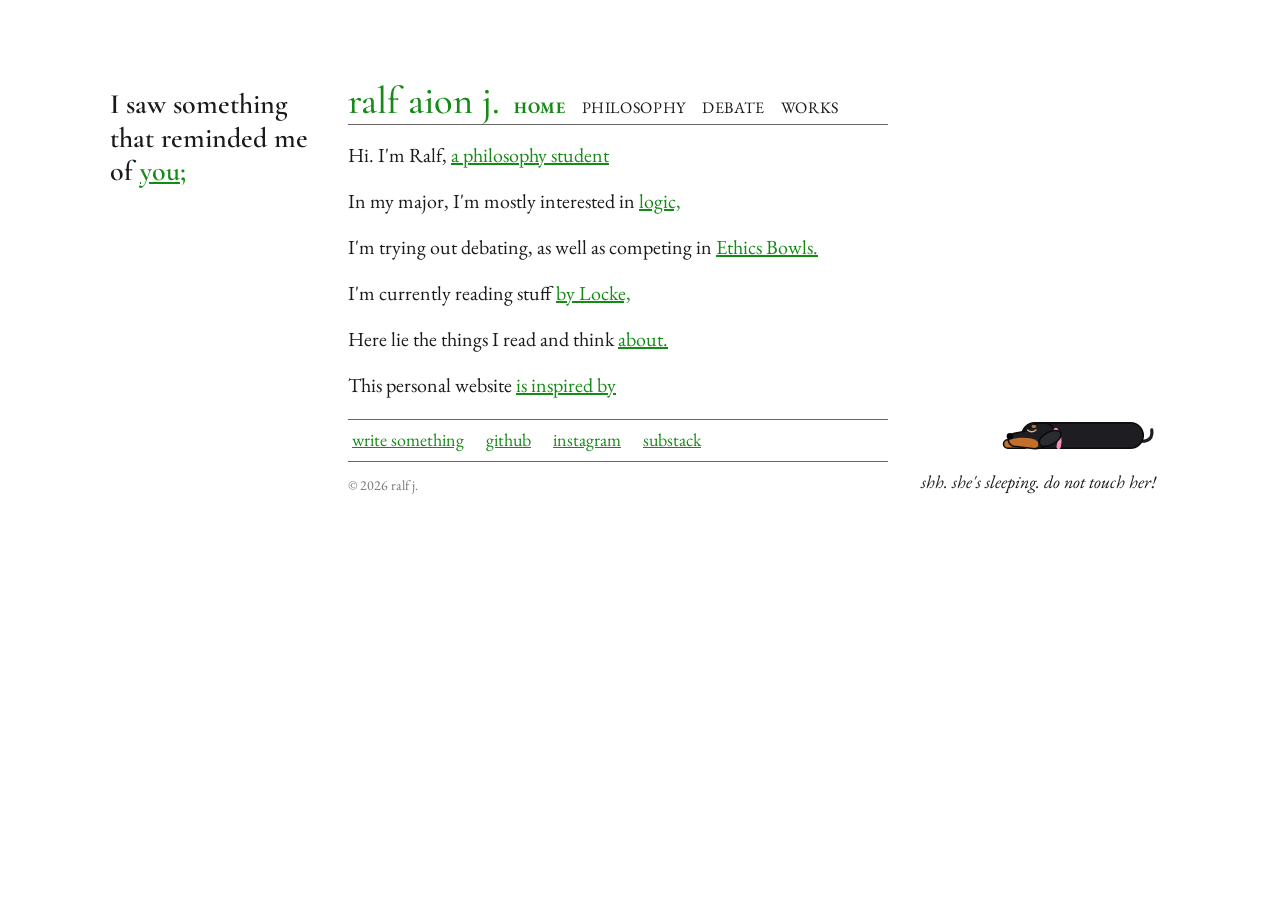
<file: index.html>
<!DOCTYPE html>
<html lang="en">
<head>
  <meta charset="UTF-8">
  <meta name="viewport" content="width=device-width, initial-scale=1.0">
  <title>ralf aion j.</title>
  <meta name="description" content="Philosophy student at UP Diliman. Logic, epistemology, philosophy of law, and sociopolitical philosophy.">
  <meta property="og:title" content="ralf aion j.">
  <meta property="og:description" content="Philosophy student at UP Diliman.">
  <meta property="og:type" content="website">
  <meta property="og:url" content="https://aionn27.github.io/">
  <link rel="preconnect" href="https://fonts.googleapis.com">
  <link rel="preconnect" href="https://fonts.gstatic.com" crossorigin>
  <link href="https://fonts.googleapis.com/css2?family=Cormorant+Garamond:ital,wght@0,400;0,500;0,600;1,400&family=EB+Garamond:ital,wght@0,400..800;1,400..800&display=swap" rel="stylesheet">
  <link rel="stylesheet" href="styles.css">
  <link rel="icon" type="image/svg+xml" href="favicon.svg">
</head>
<body>
  <div class="page">

    <aside class="side">
  <p class="chain" data-reveal="reflection-image">I saw something that reminded me of <span class="step">you;</span> <span class="step">nothing big</span> <span class="step">or significant</span> <span class="step">but there are always</span> <span class="step">these little pieces</span> <span class="step">of you</span> <span class="step">wherever I go.</span> <span class="step">I don't know what to feel</span> <span class="step">about it</span> <span class="step">because</span> <span class="step">seeing them feels</span> <span class="step">as sweet</span> <span class="step">as it is</span> <span class="step">haunting.</span> <span class="step">That's an unecessarily</span> <span class="step">long way</span> <span class="step">to call it</span> <span class="step">bittersweet.</span> <span class="step">It's</span> <span class="step">november,</span> <span class="step">and I</span> <span class="step">miss you.</span> <span class="step">More</span> <span class="step">than</span> <span class="step">I</span> <span class="step">probably</span> <span class="step">should.</span></p>
</aside>

    <main class="main">
      <header class="masthead">
        <h1><a href="index.html">ralf aion j.</a></h1>
        <nav>
          <a href="index.html" class="nav-active">Home</a>
          <a href="philosophy.html">Philosophy</a>
          <a href="debate.html">Debate</a>
          <a href="works.html">Works</a>
        </nav>
      </header>

<p class="chain">Hi. I'm Ralf, <span class="step"> a philosophy student</span> <span class="step">who is currently studying</span> <span class="step">at UP Diliman. </span><span class="step">If you want</span> <span class="step">to study</span> <span class="step">philosophy in college,</span> <span class="step">I highly recommend doing it <a href="https://philosophy.upd.edu.ph/" target="_blank" rel="noopener">here.</a>

<p class="chain">In my major, I'm mostly interested in <span class="step">logic,</span> <span class="step">epistemology,</span> <span class="step">philosophy of law,</span> <span class="step">and sociopolitical philosophy.</span> <span class="step">Not the most </span> <span class="step">proficient at them</span> <span class="step">but they're the branches</span> <span class="step">I most enjoy.</span></p> 
      <p>I'm trying out debating, as well as competing in <a href="#" class="expand">Ethics Bowls.</a><span class="expansion"> I'm just starting out at both, and I suck right now. But it's a learning experience.</span></p>

<p class="chain">I'm currently reading stuff <span class="step">by Locke,</span> <span class="step">a little of Wittgenstein,</span> <span class="step">and Hobbes,</span> <span class="step">and Bentham.</span> <span class="step">and some manga.</span> <span class="step">As I'm editing this,</span> <span class="step">I'm also watching</span> <span class="step">UP vs Ateneo</span> <span class="step">mens bball game.</span> <span class="step">UP FIGHT!</span>
      <p class="chain">Here lie the things I read and think <span class="step">about.</span> <span class="step">And I think a lot.</span> <span class="step">About you.</span> <span class="step">Still.</span> <span class="step">And if</span> <span class="step">it's really you</span> <span class="step">right here,</span> <span class="step">right now,</span> <span class="step">then I'm glad</span> <span class="step">that it's you.</span> <span class="step">I still think about you,</span> <span class="step">and maybe I</span> <span class="step">created this just to</span> <span class="step">reach you</span> <span class="step">in some way.</span> <span class="step">I hope</span> <span class="step">you're doing well,</span> <span class="step">and I hope well means</span> <span class="step">way better than me.</span></p>
<p class="chain">This personal website <span class="step">is inspired by</span> <span class="step">the interactive poetry thing</span> <span class="step">taught to us back in gr11</span> <span class="step">and a certain legendary debater's</span> <span class="step">very own.</span></p>

      <div class="links">
        <a href="mailto:educralfj@gmail.com">write something</a>
        <a href=https://github.com/aionn27>github</a>
        <a href="https://instagram.com/raaalf.j">instagram</a>
        <a href="https://aionj.substack.com/">substack</a>
      </div>
     <footer class="site-footer">© 2026 ralf j.</footer>
    </main>
  <figure class="side-image" id="reflection-image">
    <img src="assets/reflection.jpg.jfif" alt="kira's sibling stuff toys">
  </figure>
      <button class="dog" id="dog" type="button" aria-label="The sleeping dachshund">
    <svg viewBox="0 0 340 140" aria-hidden="true">
       <g class="sleep-pose">
        <path d="M320 108 Q336 108 334 92" fill="none" stroke="#1d1d22" stroke-width="4.5" stroke-linecap="round"/>
        <g stroke="#0c0c0e" stroke-width="2.2" stroke-linejoin="round">
          <rect x="262" y="106" width="30" height="12" rx="6" fill="#c0702a"/>
          <rect x="124" y="106" width="36" height="12" rx="6" fill="#c0702a"/>
          <rect class="sleep-body" x="150" y="82" width="172" height="36" rx="18" fill="#1d1d22"/>
          <g transform="translate(116 42)">
            <path d="M70 41 C58 38 46 44 38 52 L22 55 C13 57 12 70 22 73 L46 76 C58 78 78 74 80 58 C81 49 77 43 70 41 Z" fill="#1d1d22" stroke="none"/>
            <path d="M15 64 C14 69 17 72 22 73 L46 76 C56 77 60 72 56 66 C48 60 30 60 15 64 Z" fill="#c0702a" stroke="none"/>
            <path d="M70 41 C58 38 46 44 38 52 L22 55 C13 57 12 70 22 73 L46 76 C58 78 78 74 80 58 C81 49 77 43 70 41 Z" fill="none"/>
            <ellipse cx="51" cy="45" rx="3.2" ry="2.2" fill="#c0702a" stroke="none"/>
          </g>
        </g>
        <circle cx="133" cy="101" r="4.5" fill="#000"/>
        <path d="M198 92 Q206 102 202 116" fill="none" stroke="#f48fb1" stroke-width="6" stroke-linecap="round"/>
        <ellipse cx="190" cy="104" rx="9" ry="17" transform="rotate(62 190 104)" fill="#2b2b32" stroke="#0c0c0e" stroke-width="2.2"/>
        <path d="M158 92 Q164 97 170 92" fill="none" stroke="#d8b48a" stroke-width="2" stroke-linecap="round"/>
        <g class="zzz" font-family="Georgia, serif" font-style="italic" fill="#111">
          <text x="146" y="70" font-size="14">z</text>
          <text x="158" y="54" font-size="18">z</text>
          <text x="172" y="36" font-size="22">z</text>
        </g>
      </g>

      <g class="awake-pose" transform="translate(100 0)">
        <path class="tail" d="M196 68 Q214 64 220 38" fill="none" stroke="#1d1d22" stroke-width="4.5" stroke-linecap="round"/>
        <g stroke="#0c0c0e" stroke-width="2.2" stroke-linejoin="round">
          <rect x="160" y="88" width="13" height="30" rx="6" fill="#c0702a"/>
          <rect x="178" y="88" width="13" height="30" rx="6" fill="#c0702a"/>
          <g class="front-part">
            <rect x="86" y="88" width="13" height="30" rx="6" fill="#c0702a"/>
            <rect x="104" y="88" width="13" height="30" rx="6" fill="#c0702a"/>
          </g>
          <rect class="dog-body" x="72" y="60" width="126" height="38" rx="19" fill="#1d1d22"/>
          <ellipse cx="184" cy="93" rx="6" ry="3" fill="#c0702a" stroke="none"/>
          <g class="front-part">
            <ellipse cx="94" cy="88" rx="8" ry="4.5" fill="#c0702a" stroke="none"/>
            <path d="M70 41 C58 38 46 44 38 52 L22 55 C13 57 12 70 22 73 L46 76 C58 78 78 74 80 58 C81 49 77 43 70 41 Z" fill="#1d1d22" stroke="none"/>
            <path d="M15 64 C14 69 17 72 22 73 L46 76 C56 77 60 72 56 66 C48 60 30 60 15 64 Z" fill="#c0702a" stroke="none"/>
            <path d="M70 41 C58 38 46 44 38 52 L22 55 C13 57 12 70 22 73 L46 76 C58 78 78 74 80 58 C81 49 77 43 70 41 Z" fill="none"/>
            <path d="M80 60 Q87 72 83 88" fill="none" stroke="#f48fb1" stroke-width="6" stroke-linecap="round"/>
            <circle cx="83" cy="91" r="3.2" fill="none" stroke="#b8bcc4" stroke-width="1.6"/>
            <ellipse cx="74" cy="66" rx="9" ry="19" transform="rotate(8 74 66)" fill="#2b2b32"/>
            <ellipse cx="51" cy="45" rx="3.2" ry="2.2" fill="#c0702a" stroke="none"/>
            <circle class="eye" cx="50" cy="52" r="5" fill="#8a5226" stroke="none"/>
            <circle class="pupil" cx="50" cy="52" r="2.7" fill="#000" stroke="none"/>
            <circle cx="51.6" cy="50.4" r="1.1" fill="#fff" stroke="none"/>
            <circle cx="17" cy="59" r="4.5" fill="#000" stroke="none"/>
            <circle cx="15.6" cy="57.6" r="1.1" fill="#fff" stroke="none"/>
          </g>
        </g>
      </g>
    </svg>
    <span class="dog-line" id="dog-line">shh. she's sleeping. do not touch her!</span>
  </button>
  </div>
  <script src="script.js"></script>
</body>
</html>
</file>
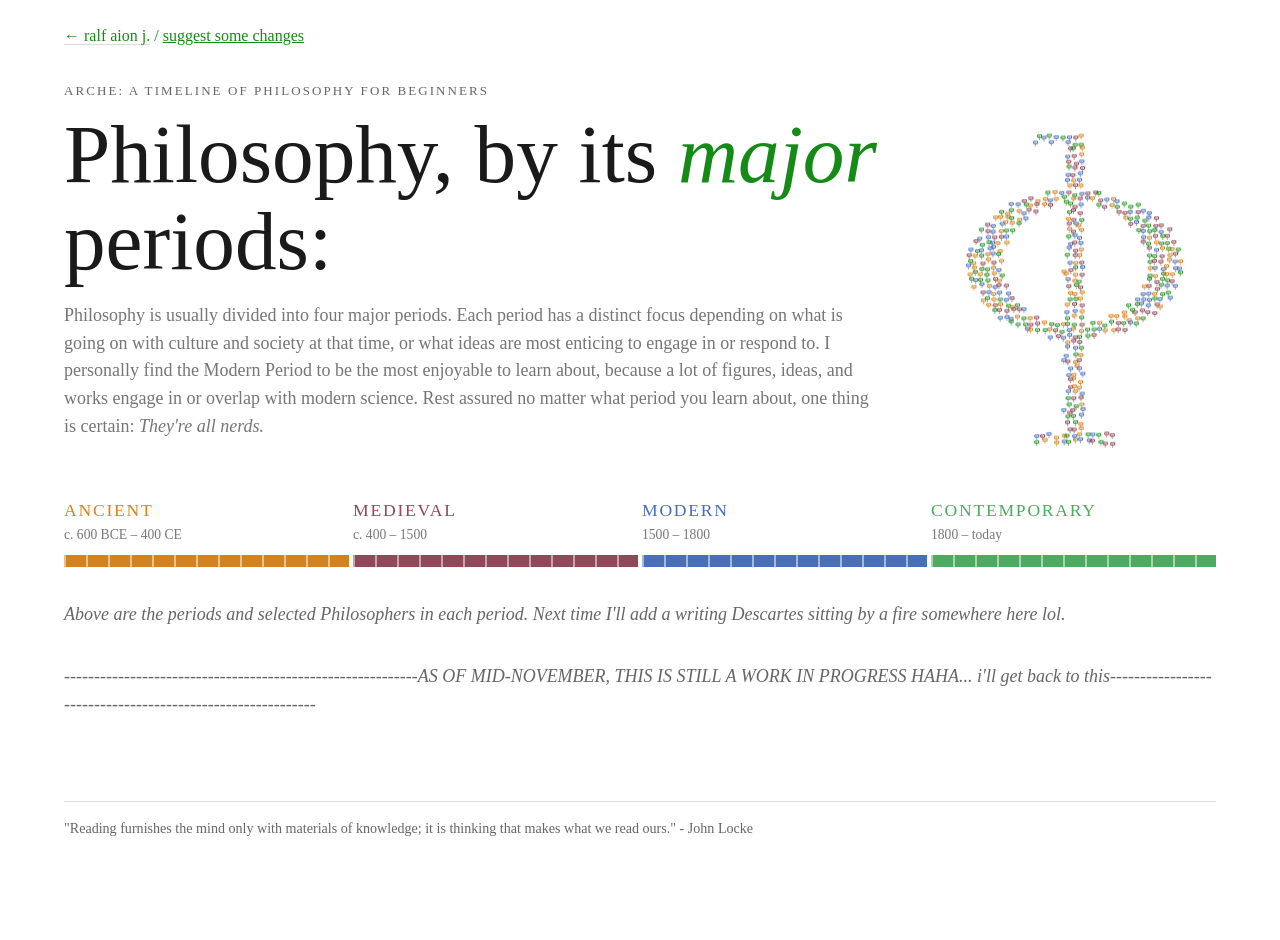
<file: Timeline/index.html>
<!DOCTYPE html>
<html lang="en">
<head>
  <meta charset="UTF-8">
  <meta name="viewport" content="width=device-width, initial-scale=1.0">
  <title>Arche | ralf aion j.</title>
  <meta name="description" content="An interactive timeline of Western philosophy in four eras: ancient, medieval, modern, and contemporary. Choose an era to meet its philosophers and read about their major works.">
  <link rel="stylesheet" href="style.css">
  <link rel="icon" type="image/svg+xml" href="../favicon.svg">
</head>
<body>
  <header class="top">
    <a class="back" href="../index.html">&larr; ralf aion j.</a>
    <a>/</a>
    <a href="mailto:educralfj@gmail.com">suggest some changes</a>
  </header>
  

  <main class="wrap">
    <section class="hero">
    <div class="hero-text">
    <p class="eyebrow">ARCHE: A Timeline of Philosophy for Beginners </p>
    <h1>Philosophy, by its <em>major</em> periods: </h1>
    <p class="lede">Philosophy is usually divided into four major periods. Each period has a distinct focus depending on what is going on with culture and society at that time, or what ideas are most enticing to engage in or respond to. I personally find the Modern Period to be the most enjoyable to learn about, because a lot of figures, ideas, and works engage in or overlap with modern science. Rest assured no matter what period you learn about, one thing is certain: <em>They're all nerds. </em></p>
    </div>
    <canvas id="phi" class="phi" aria-hidden="true"></canvas>
    </section>
    <div class="bar" id="bar"></div>

    <div class="stage" id="stage" aria-live="polite">
      <p class="hint">Above are the periods and selected Philosophers in each period. Next time I'll add a writing Descartes sitting by a fire somewhere here lol. </p>
      <p class="hint">-----------------------------------------------------------AS OF MID-NOVEMBER, THIS IS STILL A WORK IN PROGRESS HAHA... i'll get back to this-----------------------------------------------------------</p>
    </div>

    <div class="detail" id="detail" aria-live="polite"></div>

    <noscript><p>This timeline needs JavaScript to run. Please turn it on in your browser.</p></noscript>
    

    <p class="foot">
      "Reading furnishes the mind only with materials of knowledge; it is thinking that makes what we read ours." - John Locke
    </p>
  </main>

  <script src="data.js"></script>
  <script src="app.js"></script>
  <script src="phi.js"></script>
</body>
</html>
</file>
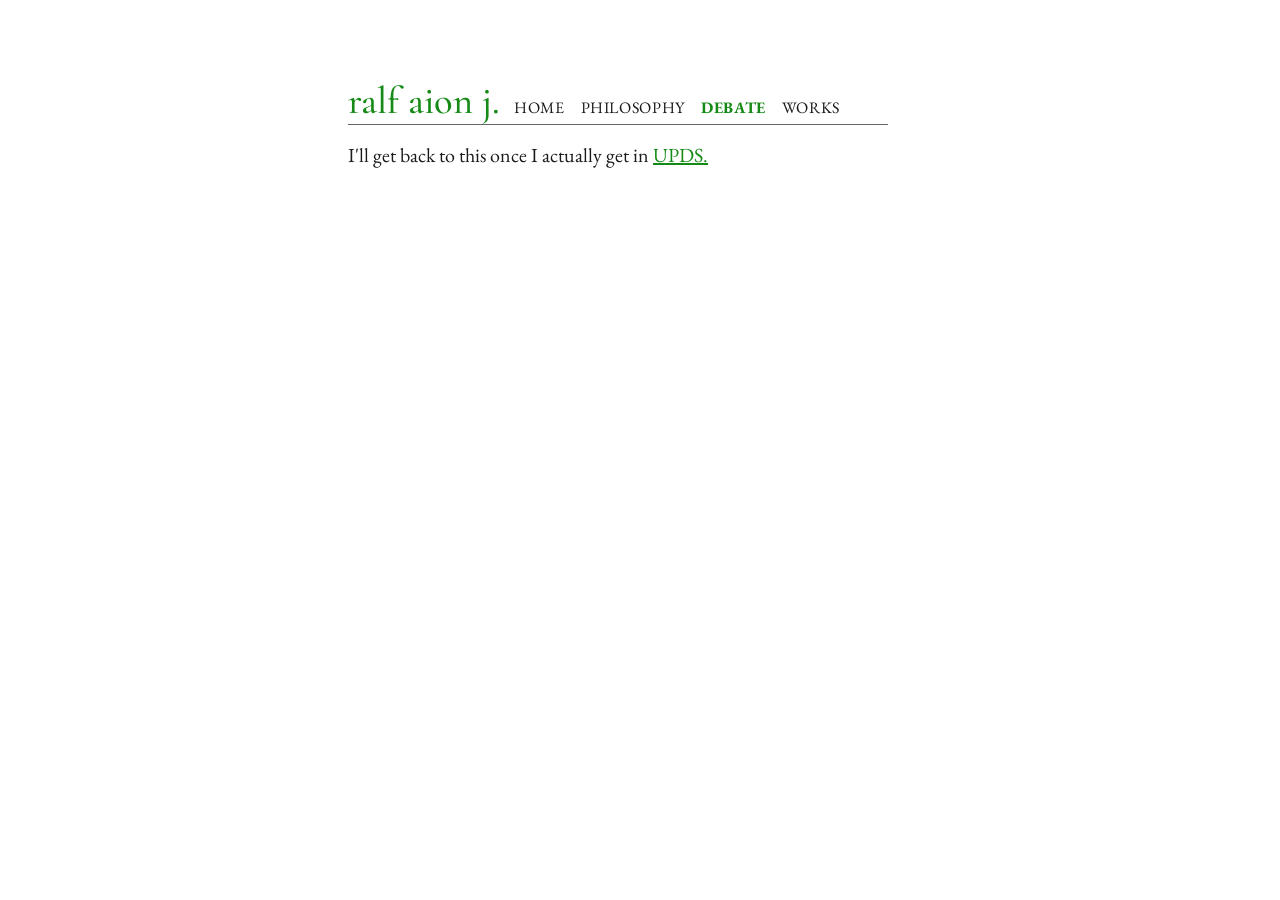
<file: debate.html>
<!DOCTYPE html>
<html lang="en">
<head>
  <meta charset="UTF-8">
  <meta name="viewport" content="width=device-width, initial-scale=1.0">
  <title>debate | ralf aion j.</title>
  <link rel="preconnect" href="https://fonts.googleapis.com">
  <link rel="preconnect" href="https://fonts.gstatic.com" crossorigin>
  <link href="https://fonts.googleapis.com/css2?family=Cormorant+Garamond:ital,wght@0,400;0,500;0,600;1,400&family=EB+Garamond:ital,wght@0,400..800;1,400..800&display=swap" rel="stylesheet">
  <link rel="stylesheet" href="styles.css">
  <link rel="icon" type="image/svg+xml" href="favicon.svg">
</head>
<body>
  <div class="page">
    <main class="main">
      <header class="masthead">
        <h1><a href="index.html">ralf aion j.</a></h1>
        <nav>
          <a href="index.html">Home</a>
          <a href="philosophy.html">Philosophy</a>
          <a href="debate.html" class="nav-active">Debate</a>
          <a href="works.html">Works</a>
        </nav>
      </header>

      <p class="chain">I'll get back to this once I actually get in <span class="step">UPDS.</span> <span class="step">Hope I get</span> <span class="step">to</span> <span class="step">do</span> <span class="step">so.</span></p>
    </main>
  </div>
  <script src="script.js"></script>
</body>
</html>
</file>
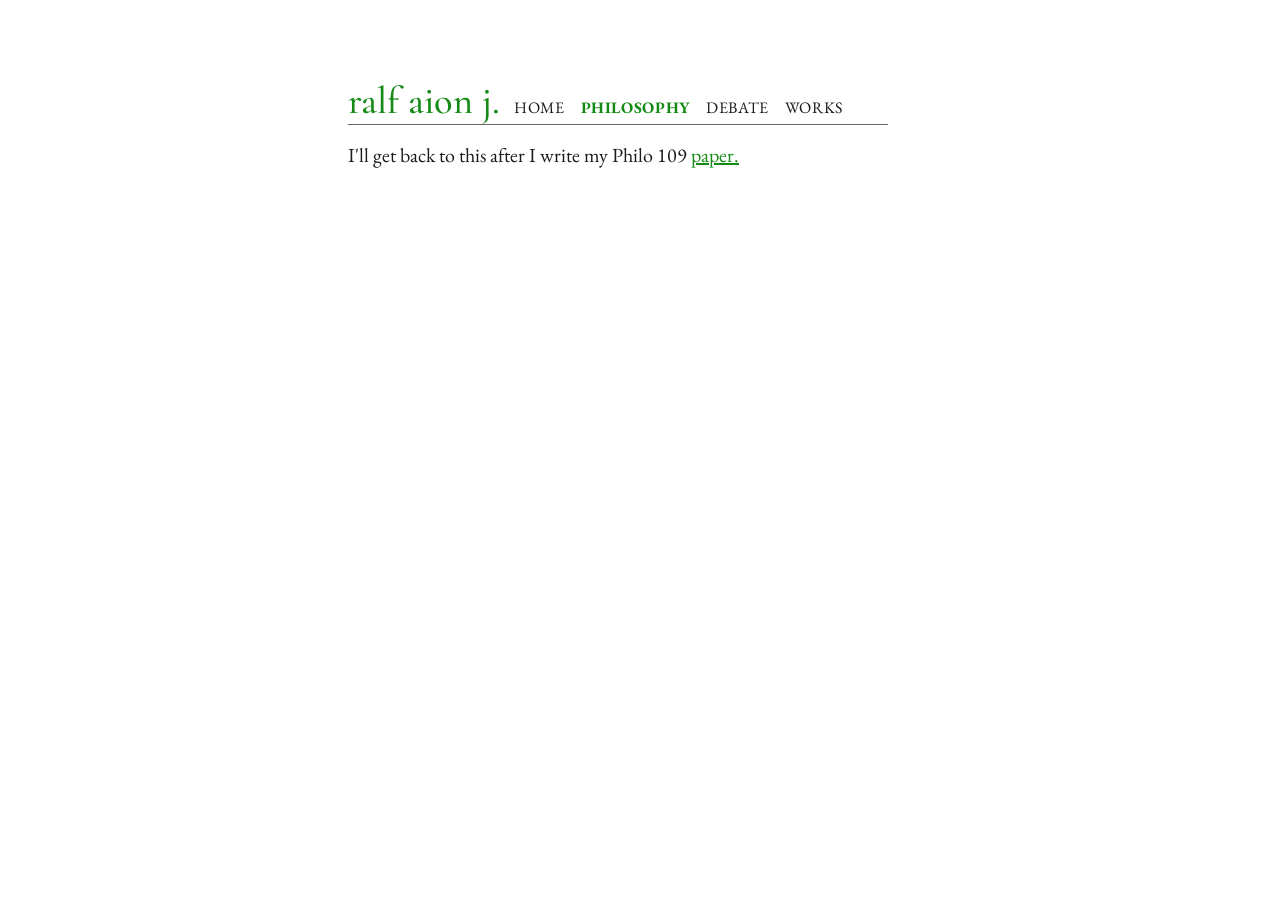
<file: philosophy.html>
<!DOCTYPE html>
<html lang="en">
<head>
  <meta charset="UTF-8">
  <meta name="viewport" content="width=device-width, initial-scale=1.0">
  <title>philosophy | ralf aion j.</title>
  <link rel="preconnect" href="https://fonts.googleapis.com">
  <link rel="preconnect" href="https://fonts.gstatic.com" crossorigin>
  <link href="https://fonts.googleapis.com/css2?family=Cormorant+Garamond:ital,wght@0,400;0,500;0,600;1,400&family=EB+Garamond:ital,wght@0,400..800;1,400..800&display=swap" rel="stylesheet">
  <link rel="stylesheet" href="styles.css">
  <link rel="icon" type="image/svg+xml" href="favicon.svg">
</head>
<body>
  <div class="page">
    <main class="main">
      <header class="masthead">
        <h1><a href="index.html">ralf aion j.</a></h1>
        <nav>
          <a href="index.html">Home</a>
          <a href="philosophy.html" class="nav-active">Philosophy</a>
          <a href="debate.html">Debate</a>
          <a href="works.html">Works</a>
        </nav>
      </header>

      <p class="chain">I'll get back to this after I write my Philo 109 <span class="step">paper.</span> <span class="step">Hope I get</span> <span class="step">uno</span> <span class="step">lol.</span></p>
    </main>
  </div>
  <script src="script.js"></script>
</body>
</html>
</file>
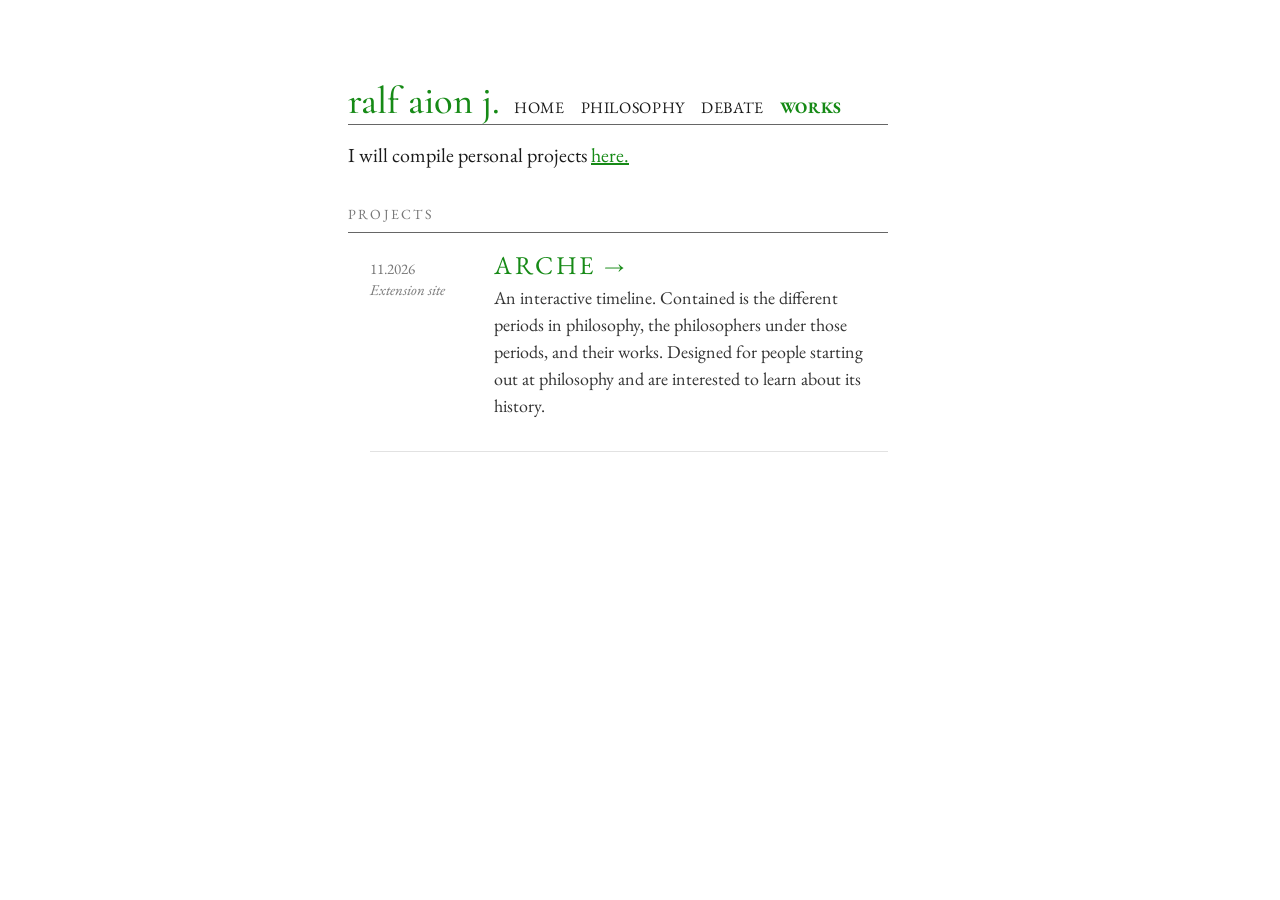
<file: works.html>
<!DOCTYPE html>
<html lang="en">
<head>
  <meta charset="UTF-8">
  <meta name="viewport" content="width=device-width, initial-scale=1.0">
  <title>Reads | ralf aion j.</title>
  <link rel="preconnect" href="https://fonts.googleapis.com">
  <link rel="preconnect" href="https://fonts.gstatic.com" crossorigin>
  <link href="https://fonts.googleapis.com/css2?family=Cormorant+Garamond:ital,wght@0,400;0,500;0,600;1,400&family=EB+Garamond:ital,wght@0,400..800;1,400..800&display=swap" rel="stylesheet">
  <link rel="stylesheet" href="styles.css">
  <link rel="icon" type="image/svg+xml" href="favicon.svg">
</head>
<body>
  <div class="page">
    <main class="main">
      <header class="masthead">
        <h1><a href="index.html">ralf aion j.</a></h1>
        <nav>
          <a href="index.html">Home</a>
          <a href="philosophy.html">Philosophy</a>
          <a href="debate.html">Debate</a>
          <a href="works.html" class="nav-active">Works</a>
        </nav>
      </header>

      <p class="chain">I will compile personal projects <span class="step">here.</span> <span class="step">The kinds of</span> <span class="step">projects?</span> <span class="step">I don't know,</span> <span class="step">honestly.</span></p>
<h2 class="section-label">Projects</h2>
<ul class="works-list">
  <li class="work">
    <div class="work-meta">
      <span class="work-year">11.2026</span>
      <span class="work-type">Extension site</span>
    </div>
    <div class="work-body">
      <h3 class="work-title caps"><a href="Timeline/index.html">ARCHE</a></h3>
      <p class="work-desc">An interactive timeline. Contained is the different periods in philosophy, the philosophers under those periods, and their works. Designed for people starting out at philosophy and are interested to learn about its history.</p>
    </div>
  </li>
</ul>
  <script src="script.js"></script>
</body>
</html>
</file>
<file: styles.css>
:root {
  --green: #168a16;
  --gray: #8a8a8a;
  --ink: #1a1a1a;
  --rule: #666;
}

* { box-sizing: border-box; }

body {
  margin: 0;
  background: #fff;
  color: var(--ink);
  font-family: "EB Garamond", Georgia, serif;
  font-size: 20px;
  line-height: 1.6;
}

a { color: var(--green); }

/* Page layout: sidebar on the left, main column on the right */
.page {
  display: grid;
  grid-template-columns: 210px minmax(0, 540px);
  column-gap: 28px;
  max-width: 820px;
  margin: 80px auto;
  padding: 0 20px;
}

.side {
  grid-column: 1;
  grid-row: 1;
  align-self: start;
  padding-top: 8px;
  font-family: "Cormorant Garamond", Georgia, serif;
  font-weight: 600;
  font-size: 28px;
  line-height: 1.2;
}

.side p { margin: 0; }

.side .expansion.block {
  font-family: "EB Garamond", Georgia, serif;
  font-weight: 400;
  font-size: 18px;
  line-height: 1.5;
  margin-top: 10px;
}

.main {
  grid-column: 2;
  grid-row: 1;
}

/* Title and nav on one line */
.masthead {
  display: flex;
  flex-wrap: wrap;
  align-items: baseline;
  column-gap: 14px;
  border-bottom: 1px solid var(--rule);
  padding-bottom: 2px;
  margin-bottom: 14px;
}

.masthead h1 {
  margin: 0;
  font-family: "Cormorant Garamond", Georgia, serif;
  font-weight: 500;
  font-size: 2.4rem;
  line-height: 1.1;
}

.masthead h1 a {
  color: var(--green);
  text-decoration: none;
}

nav a {
  color: var(--ink);
  text-decoration: none;
  text-transform: uppercase;
  letter-spacing: 0.04em;
  font-size: 16px;
  margin-right: 12px;
}

nav a:hover { color: var(--green); }

nav a.nav-active {
  color: var(--green);
  font-weight: 700;
}

.main p { margin: 0 0 14px 0; }
.main ul { margin: 0 0 14px 0; padding-left: 22px; }

/* Expandable text */
.expand { cursor: pointer; }

.expand.opened { text-decoration: none; }

.expansion {
  display: none;
  color: var(--gray);
}

.expansion.open {
  display: inline;
  animation: unfold 0.5s ease;
}

.expansion.block.open { display: block; }

@keyframes unfold {
  from { opacity: 0; }
  to   { opacity: 1; }
}

/* Bottom links */
.links {
  border-top: 1px solid var(--rule);
  border-bottom: 1px solid var(--rule);
  padding: 6px 4px;
  margin-top: 18px;
  font-size: 18px;
}

.links a { margin-right: 18px; }

/* Phones and small screens */
@media (max-width: 800px) {
  .page {
    grid-template-columns: 1fr;
    margin: 36px auto;
  }
  .side {
    grid-column: 1;
    grid-row: 1;
    font-size: 24px;
    margin-bottom: 24px;
  }
  .main {
    grid-column: 1;
    grid-row: 2;
  }
}
/* Step-by-step chains */
.step { display: none; }

.step.shown { display: inline; }

.step.shown:not(.lead) { animation: unfold 0.5s ease; }

.step.active {
  color: var(--green);
  text-decoration: underline;
  cursor: pointer;
}

.step.done { color: var(--gray); }

.step.lead.done {
  color: var(--green);
  text-decoration: none;
}
/* Black text once expanded */
.expansion,
.expand.opened,
.step.done,
.step.lead.done {
  color: var(--ink);
}
/* Picture on the right */
.page {
  grid-template-columns: 210px minmax(0, 540px) 240px;
  max-width: 1100px;
}

.side-image {
  grid-column: 3;
  grid-row: 1;
  align-self: start;
  display: none;
  margin: 8px 0 0 0;
}

.side-image.show {
  display: block;
  animation: unfold 0.8s ease;
}

.side-image img {
  display: block;
  width: 100%;
  height: auto;
}

/* Medium screens: the picture goes under the main text */
@media (max-width: 1100px) {
  .page {
    grid-template-columns: 210px minmax(0, 540px);
    max-width: 820px;
  }
  .side-image {
    grid-column: 2;
    grid-row: 2;
    margin-top: 24px;
  }
}

/* Phones: everything stacks */
@media (max-width: 800px) {
  .page {
    grid-template-columns: 1fr;
    margin: 36px auto;
  }
  .side  { grid-column: 1; grid-row: 1; }
  .main  { grid-column: 1; grid-row: 2; }
  .side-image { grid-column: 1; grid-row: 3; }
}
/* Dachshund */
.dog {
  grid-column: 3;
  grid-row: 1;
  align-self: end;
  width: 100%;
  background: none;
  border: 0;
  padding: 0;
  font: inherit;
  color: inherit;
  cursor: pointer;
}

.dog svg {
  display: block;
  width: 100%;
  height: auto;
}

.dog-line {
  display: block;
  min-height: 1.6em;
  margin-top: 4px;
  font-size: 18px;
  font-style: italic;
  text-align: right;
}

/* Which pose shows */
.dog .awake-pose { display: none; }
.dog.awake .awake-pose { display: inline; }
.dog.awake .sleep-pose { display: none; }

/* Sleeping: breathing and floating z's */
.sleep-body {
  transform-box: fill-box;
  transform-origin: bottom center;
  animation: breathe 3.2s ease-in-out infinite;
}

.zzz text {
  opacity: 0;
  animation: float-z 2.6s ease-in-out infinite;
}
.zzz text:nth-child(2) { animation-delay: 0.7s; }
.zzz text:nth-child(3) { animation-delay: 1.4s; }

@keyframes breathe {
  0%, 100% { transform: scaleY(1); }
  50%      { transform: scaleY(1.06); }
}

@keyframes float-z {
  0%   { opacity: 0; transform: translate(0, 6px); }
  40%  { opacity: 1; }
  100% { opacity: 0; transform: translate(5px, -8px); }
}

/* Awake: tail wag and hop */
.tail { transform-origin: 196px 68px; }

.dog.awake:hover .tail,
.dog.awake:focus-visible .tail,
.dog.happy .tail {
  animation: wag 0.28s ease-in-out infinite alternate;
}

.dog.happy svg { animation: hop 0.4s ease; }

@keyframes wag {
  from { transform: rotate(-14deg); }
  to   { transform: rotate(14deg); }
}

@keyframes hop {
  0%, 100% { transform: translateY(0); }
  40%      { transform: translateY(-6px); }
}

@media (prefers-reduced-motion: reduce) {
  .dog svg, .dog .tail, .sleep-body, .zzz text { animation: none !important; }
  .zzz text { opacity: 1; }
}

/* Medium screens: the dog sits under the picture and text */
@media (max-width: 1100px) {
  .dog {
    grid-column: 2;
    grid-row: 3;
    align-self: start;
    max-width: 240px;
    margin-top: 24px;
  }
}

/* Phones */
@media (max-width: 800px) {
  .dog {
    grid-column: 1;
    grid-row: 4;
  }
}
.site-footer {
  font-size: 14px;
  color: #777777;
  margin-top: 12px;
}
/* Lilies */
.lilies {
  position: absolute;
  top: 0;
  left: 0;
  width: 100%;
  overflow: hidden;
  pointer-events: none;
  z-index: 0;
}

.lily {
  position: absolute;
  display: block;
  will-change: transform;
}

.lily svg {
  display: block;
  width: 100%;
  height: 100%;
  opacity: 0;
  transform: scale(0.2);
  animation: bloom 1.4s ease-out forwards;
  animation-delay: var(--d);
}

@keyframes bloom {
  to {
    opacity: var(--o);
    transform: scale(1);
  }
}

/* Keep your content above the flowers */
.page {
  position: relative;
  z-index: 1;
}

@media (prefers-reduced-motion: reduce) {
  .lily svg {
    animation: none;
    opacity: var(--o);
    transform: none;
  }
}
.project-title {
  margin: 28px 0 4px;
  font-weight: 400;
  font-size: 2.6rem;
  letter-spacing: 0.1em;
  line-height: 1.1;
}
/* Works list */
.section-label {
  margin: 32px 0 0;
  padding-bottom: 6px;
  border-bottom: 1px solid var(--rule);
  font-size: 14px;
  font-weight: 400;
  letter-spacing: 0.16em;
  text-transform: uppercase;
  color: #777;
}

.works-list { list-style: none; margin: 0; padding: 0; }

.work {
  position: relative;
  display: grid;
  grid-template-columns: 6.5rem 1fr;
  gap: 0 20px;
  padding: 18px 0;
  border-bottom: 1px solid #e2e2e2;
}

.work-meta { padding-top: 7px; font-size: 15px; line-height: 1.4; color: #777; }
.work-year, .work-type { display: block; }
.work-type { font-style: italic; }

.work-title {
  margin: 0 0 4px;
  font-weight: 400;
  font-size: 1.6rem;
  line-height: 1.15;
  letter-spacing: 0.02em;
}
.work-title.caps { letter-spacing: 0.1em; }

.work-title a { color: var(--green); text-decoration: none; }

/* makes the whole row clickable */
.work-title a::before {
  content: "";
  position: absolute;
  top: 0; right: 0; bottom: 0; left: 0;
}

.work-title a::after {
  content: "\2192";
  display: inline-block;
  margin-left: 0.4em;
  font-size: 0.8em;
  transition: transform 0.2s;
}

.work:hover .work-title a { text-decoration: underline; text-underline-offset: 4px; }
.work:hover .work-title a::after { transform: translateX(5px); }

.work-desc { margin: 0; font-size: 18px; line-height: 1.5; color: #333; }

/* Phones: year and type sit above the title */
@media (max-width: 600px) {
  .work { grid-template-columns: 1fr; }
  .work-meta { display: flex; gap: 10px; padding-top: 0; margin-bottom: 4px; }
}
</file>
<file: Timeline/style.css>
/* =========================================================
   DESIGN SETTINGS: change the look of the whole page here.
   Everything below this block reads from these values.
   ========================================================= */
:root {
  /* Fonts (see the guide for how to use other fonts) */
  --font-body: Georgia, "Times New Roman", serif;
  --font-heading: Georgia, "Times New Roman", serif;

  /* Font sizes */
  --size-body: 18px;                           /* normal text */
  --size-title: clamp(2.6rem, 7vw, 5.2rem);    /* the big title */
  --size-era: 1.1rem;                          /* ANCIENT, MEDIEVAL, ... */
  --size-era-mobile: 0.72rem;                  /* the same, on phones */
  --size-dates: 0.85rem;                       /* dates under each era */
  --size-pin: 1.05rem;                         /* philosopher names on the line */
  --size-years: 0.8rem;                        /* years under each name */
  --size-detail-title: 2.8rem;                 /* a philosopher's name in the panel */
  --size-small: 0.88rem;                       /* years, notes, footer */

  /* Colors (each era's own color is set in data.js) */
  --color-bg: #ffffff;
  --color-text: #1a1a1a;
  --color-soft: #777676;                       /* secondary text */
  --color-muted: #666666;                      /* dates, labels */
  --color-accent: #168a16;                     /* links and highlights */
  --color-rule: #dcdcdc;                       /* thin divider lines */

  /* Layout and motion */
  --pad-x: clamp(20px, 5vw, 80px);             /* space at the left and right edges */
  --line-height-hover: 22px;                   /* how thick the line gets on hover */
  --hover-speed: 0.5s;                         /* how fast the hover reacts */
}

* { box-sizing: border-box; }

body {
  margin: 0;
  background: var(--color-bg);
  color: var(--color-text);
  font-family: var(--font-body);
  font-size: var(--size-body);
  line-height: 1.55;
}

a { color: var(--color-accent); }

button { font: inherit; color: inherit; }
button:focus-visible { outline: 2px solid var(--color-accent); outline-offset: 3px; }

/* Full width: the page now stretches across the screen */
.top, .wrap {
  width: 100%;
  padding-left: var(--pad-x);
  padding-right: var(--pad-x);
}

.top { padding-top: 24px; font-size: 16px; }
.back { text-decoration: none; border-bottom: 1px solid var(--color-rule); }

.wrap { padding-top: 32px; padding-bottom: 100px; }

.eyebrow {
  margin: 0 0 10px;
  font-size: 13px;
  letter-spacing: 0.16em;
  text-transform: uppercase;
  color: var(--color-muted);
}

h1 {
  margin: 0 0 16px;
  font-family: var(--font-heading);
  font-weight: 400;
  font-size: var(--size-title);
  line-height: 1.05;
}
h1 em { color: var(--color-accent); }

.lede { max-width: 78rem; margin: 0 0 56px; color: var(--color-soft); }

/* The line, split into four eras */
.bar { display: flex; align-items: flex-start; }

.era {
  flex: 1;
  min-width: 0;
  padding: 0;
  border: 0;
  background: none;
  text-align: left;
  cursor: pointer;
  opacity: 0.88;
  transition: opacity 0.25s;
}
.era + .era { margin-left: 4px; }
.era:hover, .era.active { opacity: 1; }
.bar.has-active .era:not(.active) { opacity: 0.45; }
.bar.has-active .era:not(.active):hover { opacity: 0.8; }

.era .name {
  display: block;
  font-family: var(--font-heading);
  font-size: var(--size-era);
  letter-spacing: 0.1em;
  text-transform: uppercase;
  color: var(--c);
}
.era .dates { display: block; font-size: var(--size-dates); color: var(--color-muted); }

.era .line {
  position: relative;
  display: block;
  height: 12px;
  margin-top: 10px;
  overflow: hidden;
  background:
    repeating-linear-gradient(90deg, rgba(255,255,255,0.5) 0 2px, transparent 2px 22px),
    var(--c);
  transition: height var(--hover-speed) ease, box-shadow var(--hover-speed) ease;
}
.era.active .line { height: 18px; }

/* A beam of light that can sweep along the line (used on hover below) */
.era .line::after {
  content: "";
  position: absolute;
  top: 0;
  bottom: 0;
  left: -40%;
  width: 40%;
  opacity: 0;
  background: linear-gradient(90deg, transparent, rgba(255,255,255,0.8), transparent);
}

/* ---- HOVER ANIMATION: what happens when the mouse touches the line ---- */
@media (hover: hover) {
  .era:hover .line {
    height: var(--line-height-hover);                 /* 1. the line grows thicker */
    box-shadow: 0 8px 18px -8px var(--c);             /* 2. it glows */
    animation: flow 1.2s linear infinite;             /* 3. the tick marks slide along */
  }
  .era:hover .line::after {
    opacity: 1;                                       /* 4. a beam of light sweeps across */
    animation: sweep 1.1s ease-in-out infinite;
  }
}

@keyframes flow {
  from { background-position: 0 0, 0 0; }
  to   { background-position: 22px 0, 0 0; }
}

@keyframes sweep {
  from { left: -40%; }
  to   { left: 100%; }
}

/* a short stem joins the open era to its own line below */
.era.active::after {
  content: "";
  display: block;
  width: 2px;
  height: 18px;
  margin: 0 auto;
  background: var(--c);
}

/* Philosophers hang below the line */
.stage { min-height: 120px; }
.stage.open { border-top: 4px solid var(--c); }

.hint { margin: 34px 0; color: var(--color-muted); font-style: italic; }

.pins {
  display: grid;
  grid-template-columns: repeat(auto-fit, minmax(118px, 1fr));
  align-items: start;
}

.pin {
  padding: 0 4px 14px;
  border: 0;
  background: none;
  text-align: center;
  cursor: pointer;
  opacity: 0;
  animation: pop 0.55s cubic-bezier(0.2, 0.9, 0.3, 1.25) forwards;
  animation-delay: calc(var(--i) * 70ms);
}

.pin .stem { display: block; width: 2px; height: 20px; margin: 0 auto; background: var(--c); }
.pin:nth-child(even) .stem { height: 44px; }

.pin .dot {
  display: block;
  width: 11px;
  height: 11px;
  margin: -1px auto 6px;
  border-radius: 50%;
  background: var(--c);
  transition: transform 0.2s;
}

.pin .pname { display: block; font-size: var(--size-pin); line-height: 1.2; }
.pin .years { display: block; margin-top: 2px; font-size: var(--size-years); color: var(--color-muted); }

.pin:hover .pname, .pin.active .pname { color: var(--c); }
.pin.active .pname { text-decoration: underline; text-underline-offset: 3px; }
.pin:hover .dot, .pin.active .dot { transform: scale(1.5); }

.blurb { margin: 6px 0 0; max-width: 80rem; color: var(--color-soft); font-style: normal; }

@keyframes pop {
  from { opacity: 0; transform: translateY(-20px) scale(0.7); }
  to   { opacity: 1; transform: none; }
}

/* A philosopher's works: two columns on wide screens */
.detail { margin-top: 26px; }
.detail:empty { display: none; }
.detail.show {
  padding-top: 28px;
  border-top: 1px solid var(--color-rule);
  animation: rise 0.4s ease;
}

@media (min-width: 1000px) {
  .detail.show {
    display: grid;
    grid-template-columns: minmax(260px, 1fr) minmax(0, 2fr);
    gap: 0 clamp(32px, 6vw, 96px);
    align-items: start;
  }
}

@keyframes rise {
  from { opacity: 0; transform: translateY(10px); }
  to   { opacity: 1; transform: none; }
}

.detail h2 {
  margin: 0;
  font-family: var(--font-heading);
  font-weight: 400;
  font-size: var(--size-detail-title);
  line-height: 1.12;
  color: var(--c);
}
.detail .meta { margin: 4px 0 14px; color: var(--color-muted); font-size: var(--size-small); }
.detail .about { max-width: 38rem; margin: 0 0 24px; }
.detail h3 {
  margin: 0 0 6px;
  font-size: 0.8rem;
  font-weight: 400;
  letter-spacing: 0.16em;
  text-transform: uppercase;
  color: var(--color-muted);
}

.works { max-width: 54rem; margin: 0; padding: 0; list-style: none; }
.works li {
  display: grid;
  grid-template-columns: 8.5rem 1fr;
  gap: 0 16px;
  padding: 12px 0;
  border-top: 1px solid var(--color-rule);
}
.wyear { padding-top: 0.2rem; font-size: var(--size-small); color: var(--color-muted); }
.wtitle { display: block; font-style: italic; }
.wnote { display: block; font-size: 0.95rem; color: var(--color-soft); }

.fine { max-width: 54rem; margin: 14px 0 0; font-size: 0.85rem; color: var(--color-muted); }

.foot {
  margin: 80px 0 0;
  padding-top: 16px;
  border-top: 1px solid var(--color-rule);
  font-size: var(--size-small);
  color: var(--color-muted);
}

/* Phones and small screens */
@media (max-width: 700px) {
  :root { --size-body: 17px; }
  .era .name { font-size: var(--size-era-mobile); letter-spacing: 0; text-transform: none; }
  .era .dates { display: none; }
  .era + .era { margin-left: 3px; }
  .pin:nth-child(even) .stem { height: 20px; }
  .works li { grid-template-columns: 5.4rem 1fr; gap: 0 12px; }
}

@media (prefers-reduced-motion: reduce) {
  .pin { animation: none; opacity: 1; }
  .detail.show { animation: none; }
  .era, .era .line, .pin .dot { transition: none; }
  .era:hover .line, .era:hover .line::after { animation: none; }
}
/* The big φ beside the title */
.hero {
  display: grid;
  grid-template-columns: minmax(0, 1fr) auto;
  column-gap: clamp(24px, 4vw, 72px);
  align-items: center;
}

.phi {
  display: block;
  width: clamp(180px, 22vw, 320px);
  aspect-ratio: 5 / 6;
  touch-action: pan-y;
}

/* Phones: the φ sits under the text */
@media (max-width: 800px) {
  .hero { grid-template-columns: 1fr; }
  .phi { width: min(62vw, 260px); margin: 8px auto 28px; }
}
</file>
